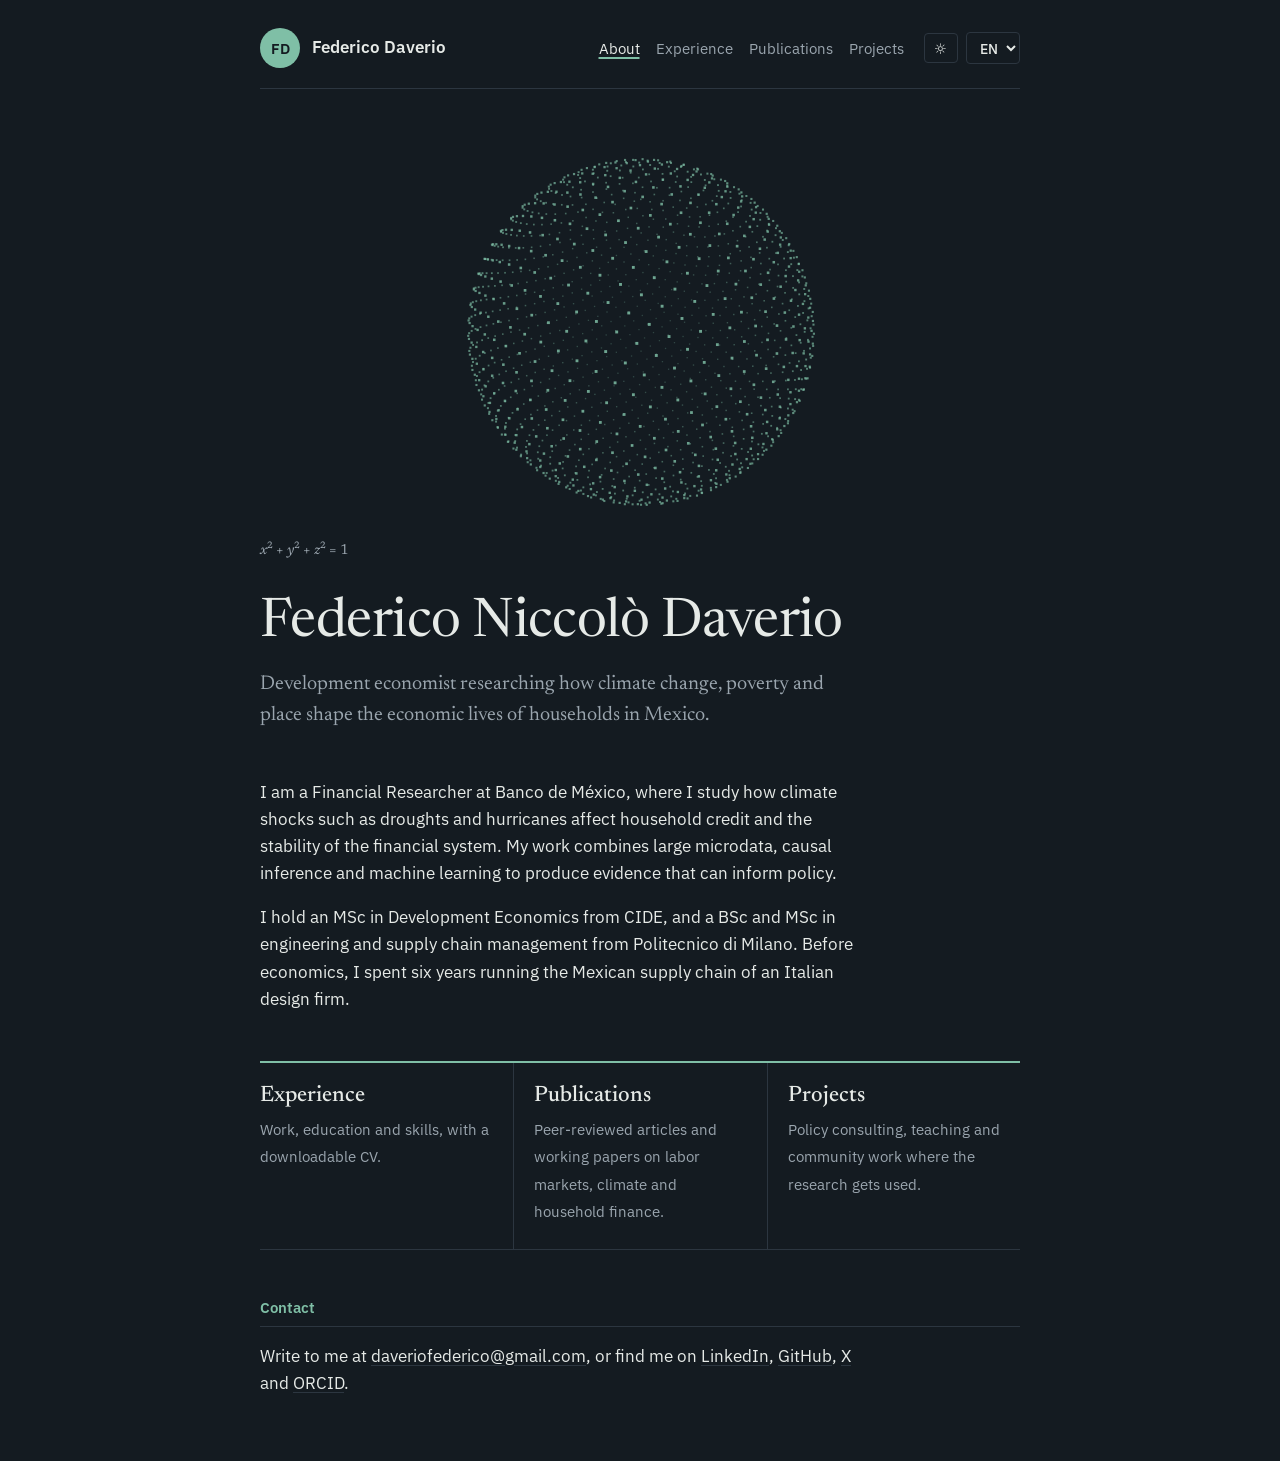
<file: index.html>
<!doctype html><html lang="en"><head><meta charset="utf-8"><meta name="viewport" content="width=device-width, initial-scale=1">
<script>(function(){try{var t=localStorage.getItem('theme')||'dark';document.documentElement.dataset.theme=t;}catch(e){document.documentElement.dataset.theme='dark';}})();</script>
<link rel="preconnect" href="https://fonts.googleapis.com"><link rel="preconnect" href="https://fonts.gstatic.com" crossorigin>
<link href="https://fonts.googleapis.com/css2?family=IBM+Plex+Sans:wght@400;500;600&family=Newsreader:ital,opsz,wght@0,6..72,400;0,6..72,500;1,6..72,400&display=swap" rel="stylesheet">
<link rel="stylesheet" href="style.css"><title>Federico Daverio · Development economist</title><meta name="description" content="Development economist researching climate change, poverty, labor markets and financial inclusion in Mexico."></head><body><div class="wrap">
<header>
  <a class="brand" href="index.html"><span class="avatar" aria-hidden="true">FD</span>Federico Daverio</a>
  <nav aria-label="Main">
    <a href="index.html" data-i18n="nav.about" aria-current="page">About</a>
    <a href="experience.html" data-i18n="nav.exp">Experience</a>
    <a href="publications.html" data-i18n="nav.pub">Publications</a>
    <a href="projects.html" data-i18n="nav.proj">Projects</a>
  </nav>
  <div class="controls">
    <button type="button" id="theme-toggle" aria-label="Light mode" title="Light mode">&#9788;</button>
    <label class="sr" for="lang">Language</label>
    <select id="lang" aria-label="Language"><option value="en">EN</option><option value="es">ES</option><option value="it">IT</option></select>
  </div>
</header>
<main class="about">
  <figure class="hero">
    <canvas id="hero" tabindex="0" role="img" aria-label="Rotating particle shape. Click or press Enter to change its form."></canvas>
    <figcaption id="shape-eq" class="eq" aria-live="polite"><i>x</i><sup>2</sup> + <i>y</i><sup>2</sup> + <i>z</i><sup>2</sup> = 1</figcaption>
  </figure>
  <h1>Federico Niccolò Daverio</h1>
  <p class="lede" data-i18n="home.lede">Development economist researching how climate change, poverty and place shape the economic lives of households in Mexico.</p>
  <p data-i18n="home.p1">I am a Financial Researcher at Banco de México, where I study how climate shocks such as droughts and hurricanes affect household credit and the stability of the financial system. My work combines large microdata, causal inference and machine learning to produce evidence that can inform policy.</p>
  <p data-i18n="home.p2">I hold an MSc in Development Economics from CIDE, and a BSc and MSc in engineering and supply chain management from Politecnico di Milano. Before economics, I spent six years running the Mexican supply chain of an Italian design firm.</p>
  <div class="doors">
    <a href="experience.html"><strong data-i18n="door.exp.t">Experience</strong><span data-i18n="door.exp.d">Work, education and skills, with a downloadable CV.</span></a>
    <a href="publications.html"><strong data-i18n="door.pub.t">Publications</strong><span data-i18n="door.pub.d">Peer-reviewed articles and working papers on labor markets, climate and household finance.</span></a>
    <a href="projects.html"><strong data-i18n="door.proj.t">Projects</strong><span data-i18n="door.proj.d">Policy consulting, teaching and community work where the research gets used.</span></a>
  </div>
  <section class="contact" aria-labelledby="contact"><h2 data-i18n="h.contact" id="contact">Contact</h2>
    <p data-i18n="home.contact">Write to me at <a href="mailto:daveriofederico@gmail.com">daveriofederico@gmail.com</a>, or find me on <a href="https://www.linkedin.com/in/federicodaverio">LinkedIn</a>, <a href="https://github.com/FedericoDaverio">GitHub</a>, <a href="https://twitter.com/FedeDave1">X</a> and <a href="https://orcid.org/0000-0002-7881-6208">ORCID</a>.</p>
  </section>
</main>
</div>
<script src="i18n.js"></script><script src="hero.js"></script></body></html>
</file>
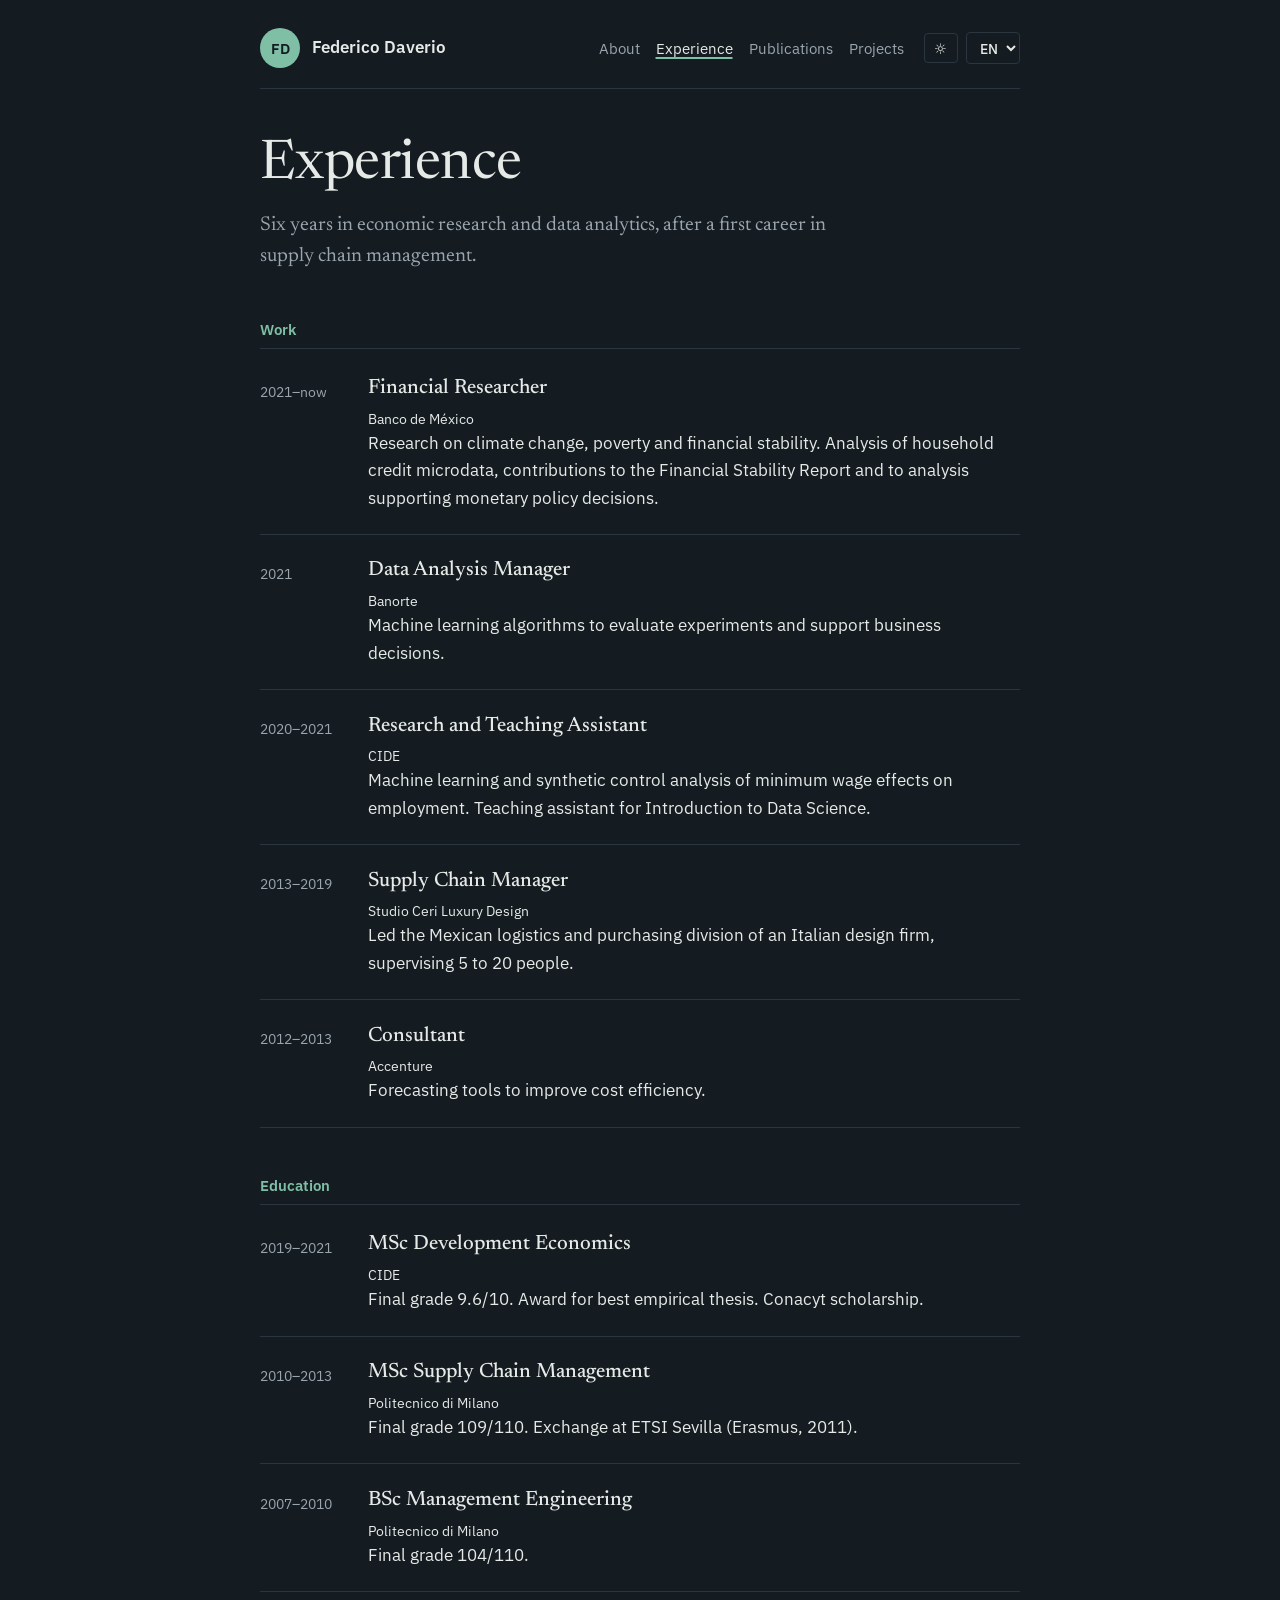
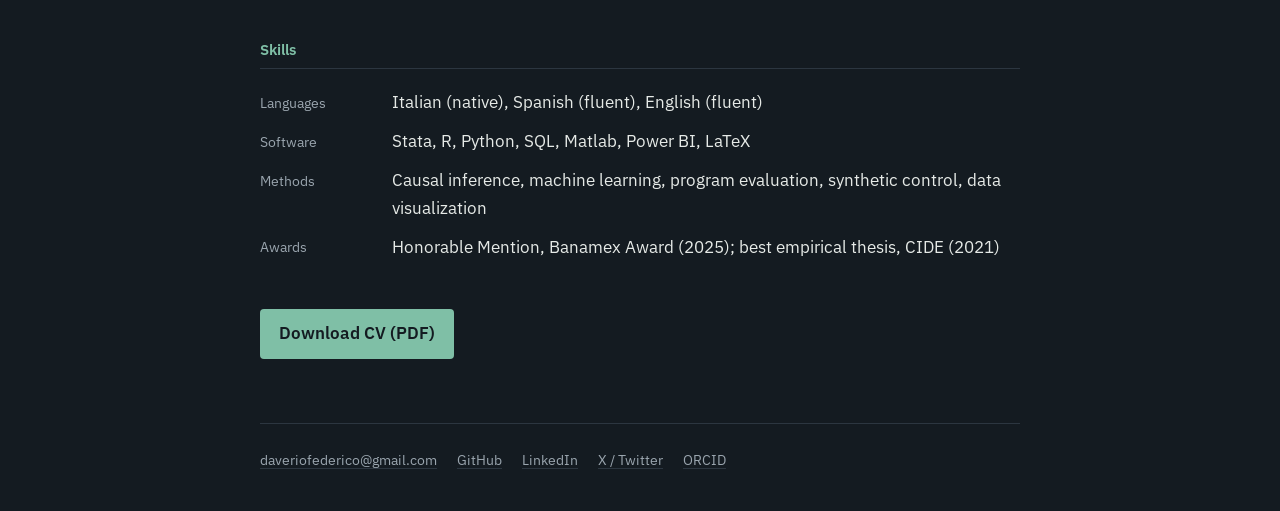
<file: experience.html>
<!doctype html><html lang="en"><head><meta charset="utf-8"><meta name="viewport" content="width=device-width, initial-scale=1">
<script>(function(){try{var t=localStorage.getItem('theme')||'dark';document.documentElement.dataset.theme=t;}catch(e){document.documentElement.dataset.theme='dark';}})();</script>
<link rel="preconnect" href="https://fonts.googleapis.com"><link rel="preconnect" href="https://fonts.gstatic.com" crossorigin>
<link href="https://fonts.googleapis.com/css2?family=IBM+Plex+Sans:wght@400;500;600&family=Newsreader:ital,opsz,wght@0,6..72,400;0,6..72,500;1,6..72,400&display=swap" rel="stylesheet">
<link rel="stylesheet" href="style.css"><title>Experience · Federico Daverio</title><meta name="description" content="Work experience, education and skills of Federico Daverio."></head><body><div class="wrap">
<header>
  <a class="brand" href="index.html"><span class="avatar" aria-hidden="true">FD</span>Federico Daverio</a>
  <nav aria-label="Main">
    <a href="index.html" data-i18n="nav.about">About</a>
    <a href="experience.html" data-i18n="nav.exp" aria-current="page">Experience</a>
    <a href="publications.html" data-i18n="nav.pub">Publications</a>
    <a href="projects.html" data-i18n="nav.proj">Projects</a>
  </nav>
  <div class="controls">
    <button type="button" id="theme-toggle" aria-label="Light mode" title="Light mode">&#9788;</button>
    <label class="sr" for="lang">Language</label>
    <select id="lang" aria-label="Language"><option value="en">EN</option><option value="es">ES</option><option value="it">IT</option></select>
  </div>
</header>
<main>
  <h1 data-i18n="exp.h1">Experience</h1>
  <p class="lede" data-i18n="exp.lede">Six years in economic research and data analytics, after a first career in supply chain management.</p>
  <section aria-labelledby="work"><h2 data-i18n="exp.h.work" id="work">Work</h2>
  <article class="item"><div class="year" data-i18n="e1.y">2021–now</div><div><h3 data-i18n="e1.t">Financial Researcher</h3><p class="where">Banco de México</p><p data-i18n="e1.d">Research on climate change, poverty and financial stability. Analysis of household credit microdata, contributions to the Financial Stability Report and to analysis supporting monetary policy decisions.</p></div></article>
  <article class="item"><div class="year">2021</div><div><h3 data-i18n="e2.t">Data Analysis Manager</h3><p class="where">Banorte</p><p data-i18n="e2.d">Machine learning algorithms to evaluate experiments and support business decisions.</p></div></article>
  <article class="item"><div class="year">2020–2021</div><div><h3 data-i18n="e3.t">Research and Teaching Assistant</h3><p class="where">CIDE</p><p data-i18n="e3.d">Machine learning and synthetic control analysis of minimum wage effects on employment. Teaching assistant for Introduction to Data Science.</p></div></article>
  <article class="item"><div class="year">2013–2019</div><div><h3 data-i18n="e4.t">Supply Chain Manager</h3><p class="where">Studio Ceri Luxury Design</p><p data-i18n="e4.d">Led the Mexican logistics and purchasing division of an Italian design firm, supervising 5 to 20 people.</p></div></article>
  <article class="item"><div class="year">2012–2013</div><div><h3 data-i18n="e5.t">Consultant</h3><p class="where">Accenture</p><p data-i18n="e5.d">Forecasting tools to improve cost efficiency.</p></div></article>
  </section>
  <section aria-labelledby="edu"><h2 data-i18n="exp.h.edu" id="edu">Education</h2>
  <article class="item"><div class="year">2019–2021</div><div><h3 data-i18n="e6.t">MSc Development Economics</h3><p class="where">CIDE</p><p data-i18n="e6.d">Final grade 9.6/10. Award for best empirical thesis. Conacyt scholarship.</p></div></article>
  <article class="item"><div class="year">2010–2013</div><div><h3 data-i18n="e7.t">MSc Supply Chain Management</h3><p class="where">Politecnico di Milano</p><p data-i18n="e7.d">Final grade 109/110. Exchange at ETSI Sevilla (Erasmus, 2011).</p></div></article>
  <article class="item"><div class="year">2007–2010</div><div><h3 data-i18n="e8.t">BSc Management Engineering</h3><p class="where">Politecnico di Milano</p><p data-i18n="e8.d">Final grade 104/110.</p></div></article>
  </section>
  <section aria-labelledby="skills"><h2 data-i18n="exp.h.skills" id="skills">Skills</h2>
    <dl class="skills">
      <dt data-i18n="sk.l">Languages</dt><dd data-i18n="sk.lv">Italian (native), Spanish (fluent), English (fluent)</dd>
      <dt data-i18n="sk.s">Software</dt><dd>Stata, R, Python, SQL, Matlab, Power BI, LaTeX</dd>
      <dt data-i18n="sk.m">Methods</dt><dd data-i18n="sk.mv">Causal inference, machine learning, program evaluation, synthetic control, data visualization</dd>
      <dt data-i18n="sk.a">Awards</dt><dd data-i18n="sk.av">Honorable Mention, Banamex Award (2025); best empirical thesis, CIDE (2021)</dd>
    </dl>
  </section>
  <p class="download"><a href="Federico_Daverio_CV.pdf" download data-i18n="exp.cv">Download CV (PDF)</a></p>
</main>
<footer>
  <a href="mailto:daveriofederico@gmail.com">daveriofederico@gmail.com</a>
  <a href="https://github.com/FedericoDaverio">GitHub</a>
  <a href="https://www.linkedin.com/in/federicodaverio">LinkedIn</a>
  <a href="https://twitter.com/FedeDave1">X / Twitter</a>
  <a href="https://orcid.org/0000-0002-7881-6208">ORCID</a>
</footer></div>
<script src="i18n.js"></script></body></html>
</file>
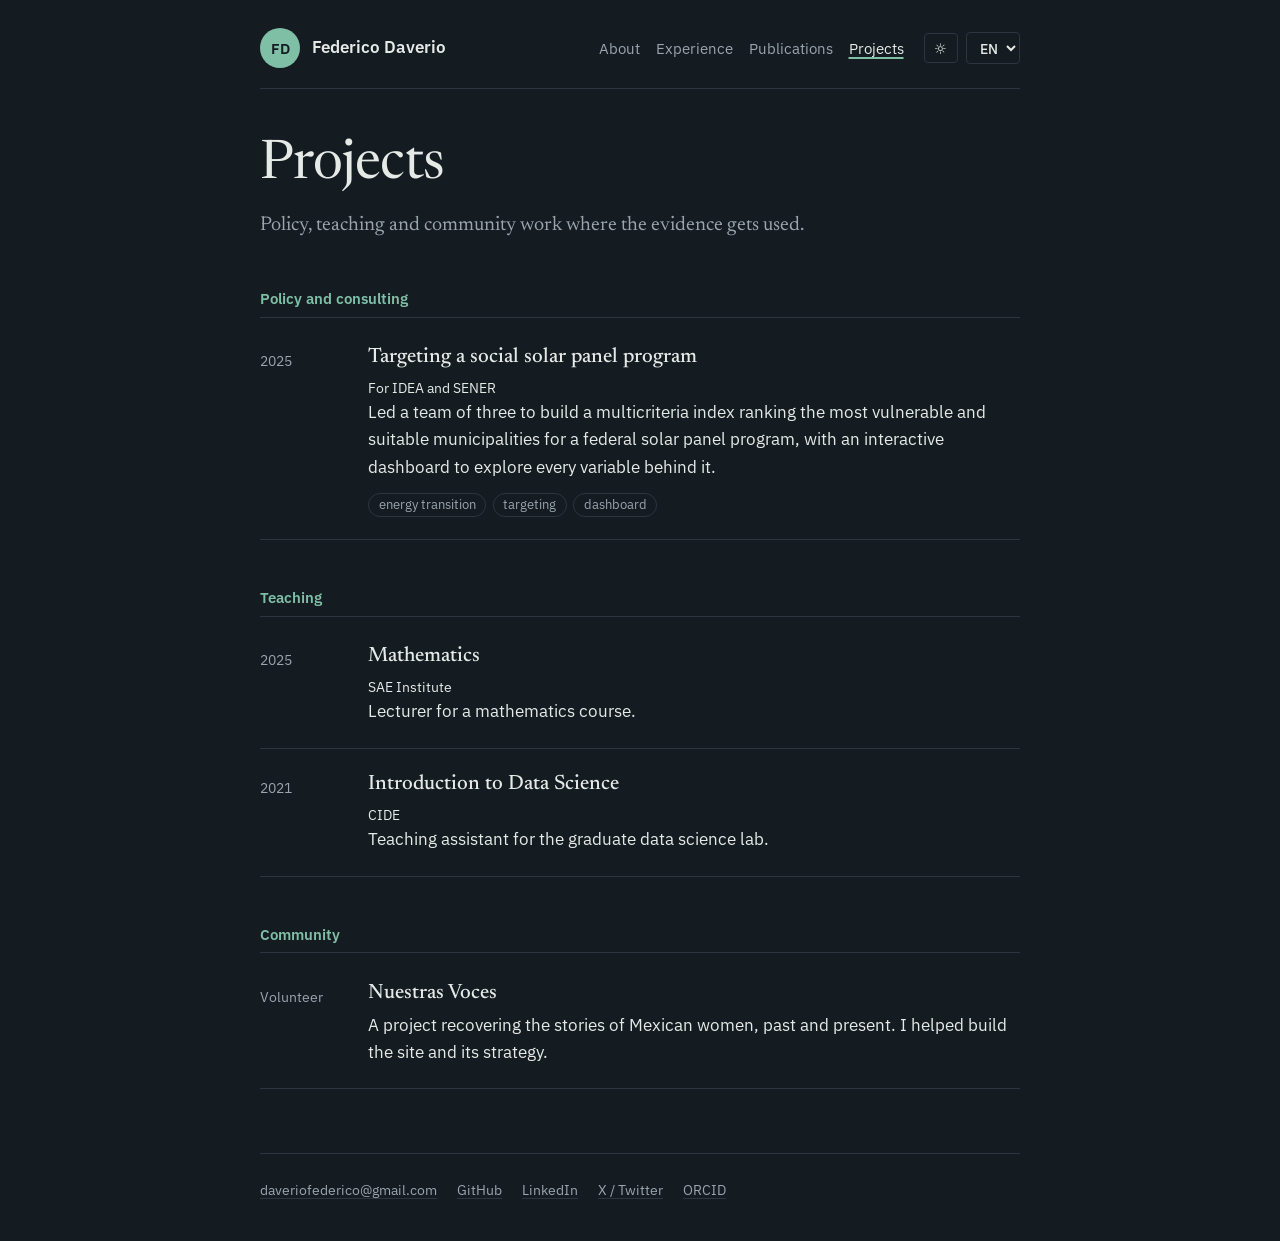
<file: projects.html>
<!doctype html><html lang="en"><head><meta charset="utf-8"><meta name="viewport" content="width=device-width, initial-scale=1">
<script>(function(){try{var t=localStorage.getItem('theme')||'dark';document.documentElement.dataset.theme=t;}catch(e){document.documentElement.dataset.theme='dark';}})();</script>
<link rel="preconnect" href="https://fonts.googleapis.com"><link rel="preconnect" href="https://fonts.gstatic.com" crossorigin>
<link href="https://fonts.googleapis.com/css2?family=IBM+Plex+Sans:wght@400;500;600&family=Newsreader:ital,opsz,wght@0,6..72,400;0,6..72,500;1,6..72,400&display=swap" rel="stylesheet">
<link rel="stylesheet" href="style.css"><title>Projects · Federico Daverio</title><meta name="description" content="Policy, teaching and community projects by Federico Daverio."></head><body><div class="wrap">
<header>
  <a class="brand" href="index.html"><span class="avatar" aria-hidden="true">FD</span>Federico Daverio</a>
  <nav aria-label="Main">
    <a href="index.html" data-i18n="nav.about">About</a>
    <a href="experience.html" data-i18n="nav.exp">Experience</a>
    <a href="publications.html" data-i18n="nav.pub">Publications</a>
    <a href="projects.html" data-i18n="nav.proj" aria-current="page">Projects</a>
  </nav>
  <div class="controls">
    <button type="button" id="theme-toggle" aria-label="Light mode" title="Light mode">&#9788;</button>
    <label class="sr" for="lang">Language</label>
    <select id="lang" aria-label="Language"><option value="en">EN</option><option value="es">ES</option><option value="it">IT</option></select>
  </div>
</header>
<main>
  <h1 data-i18n="proj.h1">Projects</h1>
  <p class="lede" data-i18n="proj.lede">Policy, teaching and community work where the evidence gets used.</p>
  <section aria-labelledby="pol"><h2 data-i18n="proj.h.pol" id="pol">Policy and consulting</h2>
  <article class="item"><div class="year">2025</div><div><h3 data-i18n="j1.t">Targeting a social solar panel program</h3><p class="where" data-i18n="j1.w">For IDEA and SENER</p><p data-i18n="j1.d">Led a team of three to build a multicriteria index ranking the most vulnerable and suitable municipalities for a federal solar panel program, with an interactive dashboard to explore every variable behind it.</p><ul class="tags" data-i18n="j1.tags"><li>energy transition</li><li>targeting</li><li>dashboard</li></ul></div></article>
  </section>
  <section aria-labelledby="teach"><h2 data-i18n="proj.h.teach" id="teach">Teaching</h2>
  <article class="item"><div class="year">2025</div><div><h3 data-i18n="j2.t">Mathematics</h3><p class="where">SAE Institute</p><p data-i18n="j2.d">Lecturer for a mathematics course.</p></div></article>
  <article class="item"><div class="year">2021</div><div><h3 data-i18n="j3.t">Introduction to Data Science</h3><p class="where">CIDE</p><p data-i18n="j3.d">Teaching assistant for the graduate data science lab.</p></div></article>
  </section>
  <section aria-labelledby="com"><h2 data-i18n="proj.h.com" id="com">Community</h2>
  <article class="item"><div class="year" data-i18n="j4.y">Volunteer</div><div><h3><a href="https://nuestrasvoces.mx">Nuestras Voces</a></h3><p data-i18n="j4.d">A project recovering the stories of Mexican women, past and present. I helped build the site and its strategy.</p></div></article>
  </section>
</main>
<footer>
  <a href="mailto:daveriofederico@gmail.com">daveriofederico@gmail.com</a>
  <a href="https://github.com/FedericoDaverio">GitHub</a>
  <a href="https://www.linkedin.com/in/federicodaverio">LinkedIn</a>
  <a href="https://twitter.com/FedeDave1">X / Twitter</a>
  <a href="https://orcid.org/0000-0002-7881-6208">ORCID</a>
</footer></div>
<script src="i18n.js"></script></body></html>
</file>
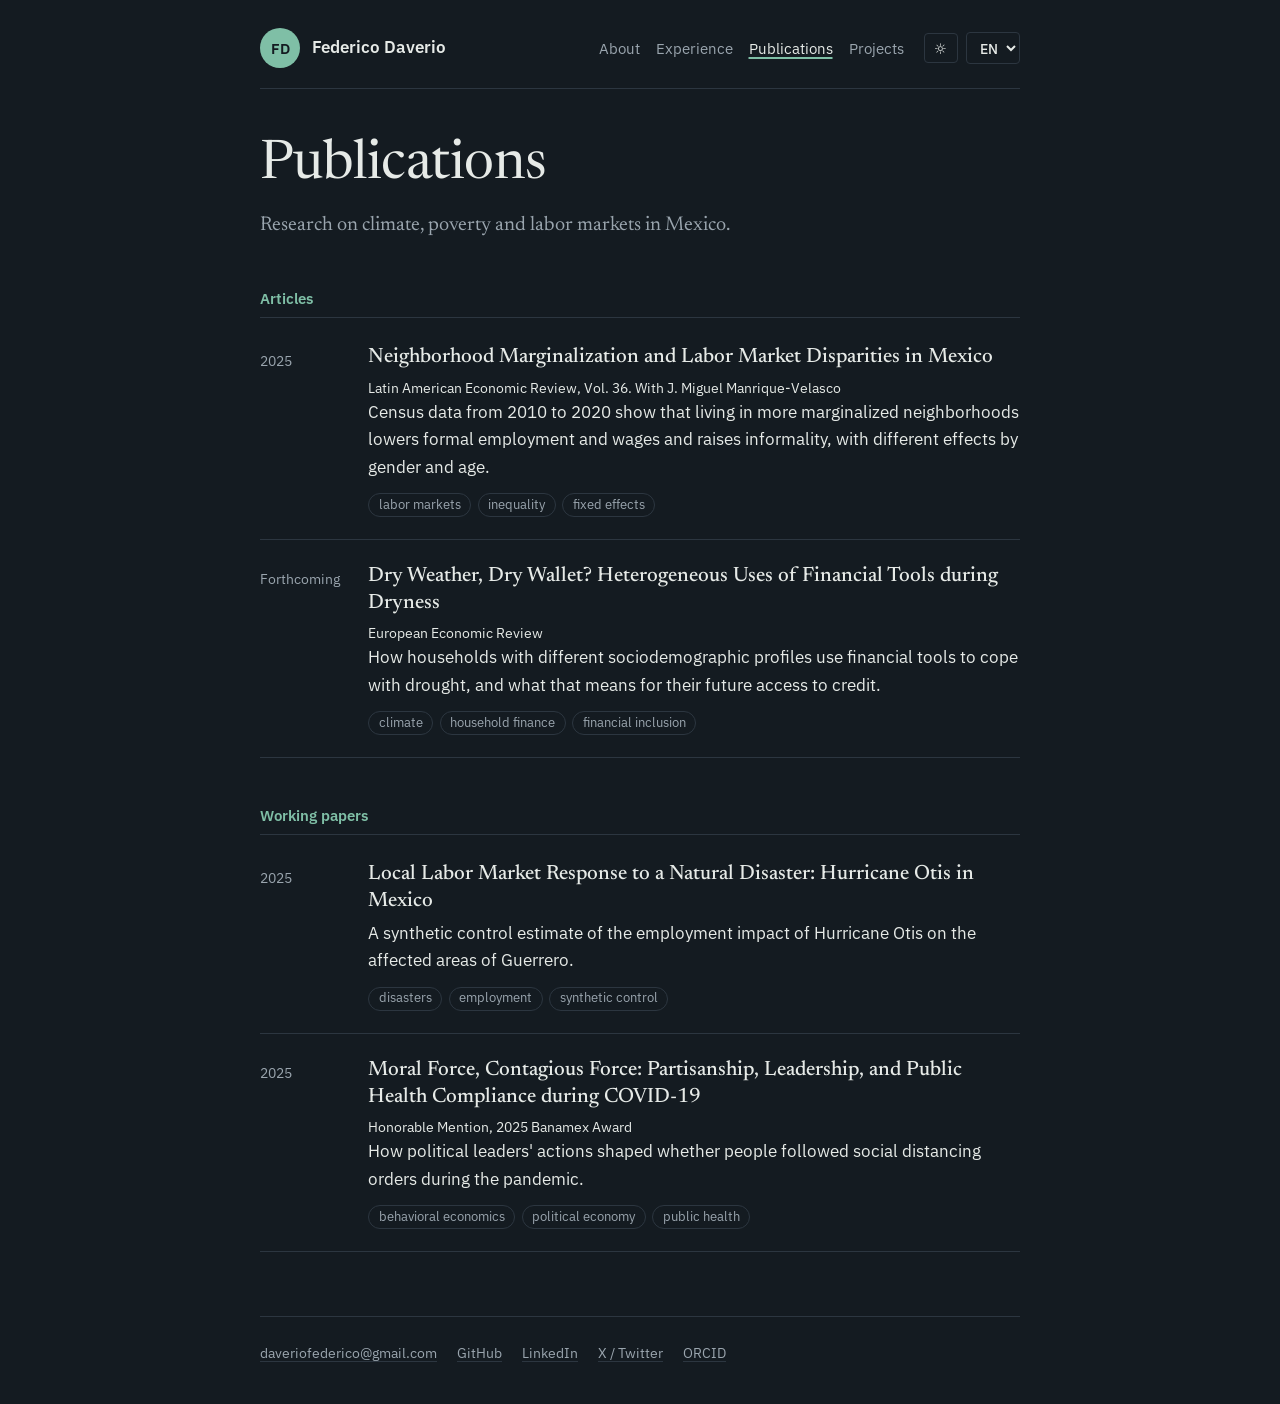
<file: publications.html>
<!doctype html><html lang="en"><head><meta charset="utf-8"><meta name="viewport" content="width=device-width, initial-scale=1">
<script>(function(){try{var t=localStorage.getItem('theme')||'dark';document.documentElement.dataset.theme=t;}catch(e){document.documentElement.dataset.theme='dark';}})();</script>
<link rel="preconnect" href="https://fonts.googleapis.com"><link rel="preconnect" href="https://fonts.gstatic.com" crossorigin>
<link href="https://fonts.googleapis.com/css2?family=IBM+Plex+Sans:wght@400;500;600&family=Newsreader:ital,opsz,wght@0,6..72,400;0,6..72,500;1,6..72,400&display=swap" rel="stylesheet">
<link rel="stylesheet" href="style.css"><title>Publications · Federico Daverio</title><meta name="description" content="Publications and working papers by Federico Daverio."></head><body><div class="wrap">
<header>
  <a class="brand" href="index.html"><span class="avatar" aria-hidden="true">FD</span>Federico Daverio</a>
  <nav aria-label="Main">
    <a href="index.html" data-i18n="nav.about">About</a>
    <a href="experience.html" data-i18n="nav.exp">Experience</a>
    <a href="publications.html" data-i18n="nav.pub" aria-current="page">Publications</a>
    <a href="projects.html" data-i18n="nav.proj">Projects</a>
  </nav>
  <div class="controls">
    <button type="button" id="theme-toggle" aria-label="Light mode" title="Light mode">&#9788;</button>
    <label class="sr" for="lang">Language</label>
    <select id="lang" aria-label="Language"><option value="en">EN</option><option value="es">ES</option><option value="it">IT</option></select>
  </div>
</header>
<main>
  <h1 data-i18n="pub.h1">Publications</h1>
  <p class="lede" data-i18n="pub.lede">Research on climate, poverty and labor markets in Mexico.</p>
  <section aria-labelledby="pub"><h2 data-i18n="pub.h.art" id="pub">Articles</h2>
  <article class="item"><div class="year">2025</div><div><h3><a href="https://doi.org/10.60758/laer.v36i.442">Neighborhood Marginalization and Labor Market Disparities in Mexico</a></h3><p class="where" data-i18n="p1.w">Latin American Economic Review, Vol. 36. With J. Miguel Manrique-Velasco</p><p data-i18n="p1.d">Census data from 2010 to 2020 show that living in more marginalized neighborhoods lowers formal employment and wages and raises informality, with different effects by gender and age.</p><ul class="tags" data-i18n="p1.tags"><li>labor markets</li><li>inequality</li><li>fixed effects</li></ul></div></article>
  <article class="item"><div class="year" data-i18n="p2.y">Forthcoming</div><div><h3><a href="https://papers.ssrn.com/sol3/papers.cfm?abstract_id=5243832">Dry Weather, Dry Wallet? Heterogeneous Uses of Financial Tools during Dryness</a></h3><p class="where">European Economic Review</p><p data-i18n="p2.d">How households with different sociodemographic profiles use financial tools to cope with drought, and what that means for their future access to credit.</p><ul class="tags" data-i18n="p2.tags"><li>climate</li><li>household finance</li><li>financial inclusion</li></ul></div></article>
  </section>
  <section aria-labelledby="wp"><h2 data-i18n="pub.h.wp" id="wp">Working papers</h2>
  <article class="item"><div class="year">2025</div><div><h3>Local Labor Market Response to a Natural Disaster: Hurricane Otis in Mexico</h3><p data-i18n="p3.d">A synthetic control estimate of the employment impact of Hurricane Otis on the affected areas of Guerrero.</p><ul class="tags" data-i18n="p3.tags"><li>disasters</li><li>employment</li><li>synthetic control</li></ul></div></article>
  <article class="item"><div class="year">2025</div><div><h3>Moral Force, Contagious Force: Partisanship, Leadership, and Public Health Compliance during COVID-19</h3><p class="where" data-i18n="p4.w">Honorable Mention, 2025 Banamex Award</p><p data-i18n="p4.d">How political leaders' actions shaped whether people followed social distancing orders during the pandemic.</p><ul class="tags" data-i18n="p4.tags"><li>behavioral economics</li><li>political economy</li><li>public health</li></ul></div></article>
  </section>
</main>
<footer>
  <a href="mailto:daveriofederico@gmail.com">daveriofederico@gmail.com</a>
  <a href="https://github.com/FedericoDaverio">GitHub</a>
  <a href="https://www.linkedin.com/in/federicodaverio">LinkedIn</a>
  <a href="https://twitter.com/FedeDave1">X / Twitter</a>
  <a href="https://orcid.org/0000-0002-7881-6208">ORCID</a>
</footer></div>
<script src="i18n.js"></script></body></html>
</file>
<file: style.css>
:root{
  --paper:#141B21; --ink:#E6EAE7; --muted:#9AA5AE; --rule:#2C3640;
  --agave:#7FBFA6; --ochre:#D9A85A;
  --serif:"Newsreader",Georgia,"Times New Roman",serif;
  --sans:"IBM Plex Sans",system-ui,-apple-system,"Segoe UI",sans-serif;
  color-scheme:dark;
}
:root[data-theme="light"]{--paper:#F4F6F3;--ink:#1B2530;--muted:#5B6672;--rule:#D5DBD6;--agave:#2F6B57;--ochre:#9A6A1E;color-scheme:light}
*{box-sizing:border-box}
html{-webkit-text-size-adjust:100%}
body{margin:0;background:var(--paper);color:var(--ink);font:17px/1.6 var(--sans)}
a{color:inherit;text-decoration-color:var(--rule);text-underline-offset:3px}
a:hover{color:var(--agave);text-decoration-color:currentColor}
:focus-visible{outline:2px solid var(--agave);outline-offset:3px;border-radius:2px}
.wrap{max-width:50rem;margin:0 auto;padding:0 1.25rem}

header{display:flex;flex-wrap:wrap;align-items:center;justify-content:space-between;gap:1rem;padding:1.75rem 0 1.25rem;border-bottom:1px solid var(--rule)}
.brand{display:flex;align-items:center;gap:.75rem;text-decoration:none;font-weight:600}
.avatar{width:40px;height:40px;border-radius:50%;object-fit:cover;background:var(--agave);color:var(--paper);display:grid;place-items:center;font:600 15px var(--sans)}
nav{display:flex;flex-wrap:wrap;gap:.4rem 1.1rem;font-size:.95rem}
nav a{text-decoration:none;color:var(--muted)}
nav a[aria-current="page"]{color:var(--ink);text-decoration:underline;text-decoration-color:var(--agave);text-decoration-thickness:2px}

main{padding:3rem 0 4rem}
h1{font:400 clamp(2.4rem,6vw,3.4rem)/1.05 var(--serif);margin:0 0 1rem;letter-spacing:-.01em}
.lede{font:400 1.25rem/1.55 var(--serif);color:var(--muted);max-width:36rem;margin:0 0 3rem}
h2{font:600 .95rem/1.3 var(--sans);color:var(--agave);margin:3rem 0 .25rem;padding-bottom:.5rem;border-bottom:1px solid var(--rule)}

.item{display:grid;grid-template-columns:5.5rem 1fr;gap:1.25rem;padding:1.4rem 0;border-bottom:1px solid var(--rule)}
.year{color:var(--muted);font-size:.9rem;padding-top:.3rem;font-variant-numeric:tabular-nums}
.item h3{font:500 1.3rem/1.3 var(--serif);margin:0 0 .3rem}
.item h3 a{text-decoration:none}
.item h3 a:hover{text-decoration:underline}
.where{font-size:.9rem;color:var(--ochre);margin:0 0 .5rem}
.item p{margin:0;color:var(--ink)}
.tags{display:flex;flex-wrap:wrap;gap:.4rem;margin:.75rem 0 0;padding:0;list-style:none}
.tags li{font-size:.8rem;color:var(--muted);border:1px solid var(--rule);border-radius:999px;padding:.05rem .6rem}
.links{margin-top:.6rem;font-size:.9rem;display:flex;gap:1rem}

.about p{max-width:38rem}
.facts{display:grid;grid-template-columns:repeat(auto-fit,minmax(13rem,1fr));gap:1.5rem;margin:2.5rem 0;padding:0;list-style:none}
.facts strong{display:block;font:500 1.15rem/1.3 var(--serif)}
.facts span{color:var(--muted);font-size:.9rem}

footer{border-top:1px solid var(--rule);padding:1.5rem 0 2.5rem;font-size:.9rem;color:var(--muted);display:flex;flex-wrap:wrap;gap:1.25rem}

@media (max-width:560px){
  .item{grid-template-columns:1fr;gap:.25rem}
  body{font-size:16px}
}

#hero{display:block;width:100%;height:clamp(260px,45vw,420px);cursor:grab;touch-action:none}
#hero:active{cursor:grabbing}

.hero{margin:-1rem 0 2rem}
.hero figcaption{text-align:left;min-height:1.4rem}
.eq{font:400 .9rem/1.4 var(--serif);color:var(--muted)}
.eq sup{font-size:.65em;line-height:0}
.ov{text-decoration:overline}

.doors{display:grid;grid-template-columns:repeat(auto-fit,minmax(12rem,1fr));gap:0;margin:3rem 0 0;border-top:2px solid var(--agave)}
.doors a{display:block;padding:1.25rem 1.25rem 1.5rem 0;text-decoration:none;border-bottom:1px solid var(--rule)}
.doors a+a{padding-left:1.25rem;border-left:1px solid var(--rule)}
.doors strong{display:block;font:500 1.4rem/1.2 var(--serif);margin-bottom:.4rem}
.doors span{color:var(--muted);font-size:.95rem}
.doors a:hover strong{color:var(--agave)}
@media (max-width:560px){.doors a+a{padding-left:0;border-left:0}}

.skills{display:grid;grid-template-columns:7rem 1fr;gap:.75rem 1.25rem;margin:1.25rem 0 0}
.skills dt{color:var(--muted);font-size:.9rem;padding-top:.1rem}
.skills dd{margin:0}
@media (max-width:560px){.skills{grid-template-columns:1fr;gap:.1rem}.skills dd{margin-bottom:.75rem}}

.download{margin:3rem 0 0}
.download a{display:inline-block;font-weight:600;color:var(--paper);background:var(--agave);padding:.7rem 1.2rem;border-radius:4px;text-decoration:none}
.download a:hover{color:var(--paper);filter:brightness(1.1)}

.contact p{margin:1rem 0 0}

.controls{display:flex;align-items:center;gap:.5rem}
.controls button,.controls select{font:500 .9rem var(--sans);color:var(--ink);background:transparent;border:1px solid var(--rule);border-radius:4px;padding:.3rem .6rem;cursor:pointer}
.controls select{padding-right:.3rem}
.controls button:hover,.controls select:hover{border-color:var(--agave)}
.controls option{background:var(--paper);color:var(--ink)}
.sr{position:absolute;width:1px;height:1px;overflow:hidden;clip:rect(0 0 0 0);white-space:nowrap}
@media (max-width:800px){header{display:grid;grid-template-columns:1fr auto;row-gap:.9rem}header nav{grid-column:1/-1;grid-row:2}}
@media (min-width:801px){header{flex-wrap:nowrap;gap:1.25rem}header nav{margin-left:auto;flex-wrap:nowrap;gap:1rem}.brand{white-space:nowrap}}
nav a{white-space:nowrap}
@media (max-width:420px){nav{gap:.35rem .85rem;font-size:.88rem}}
</file>
